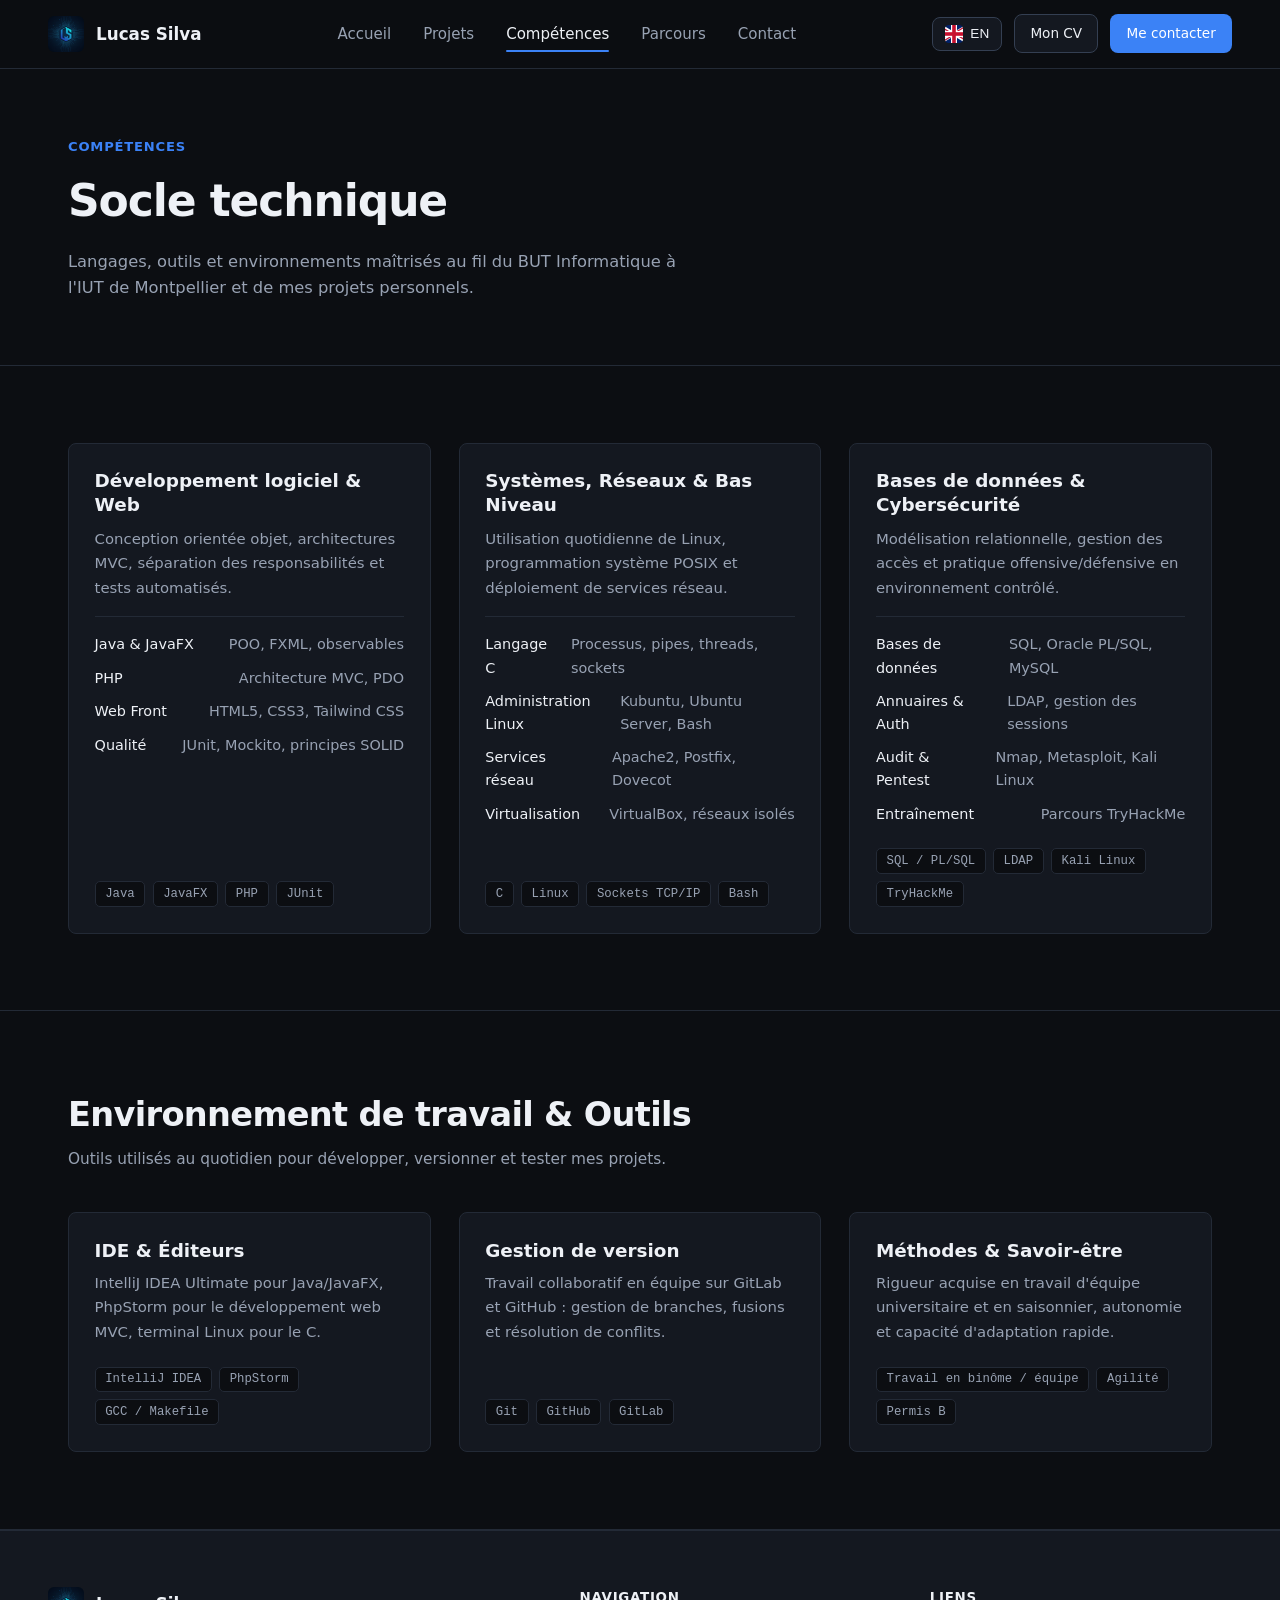
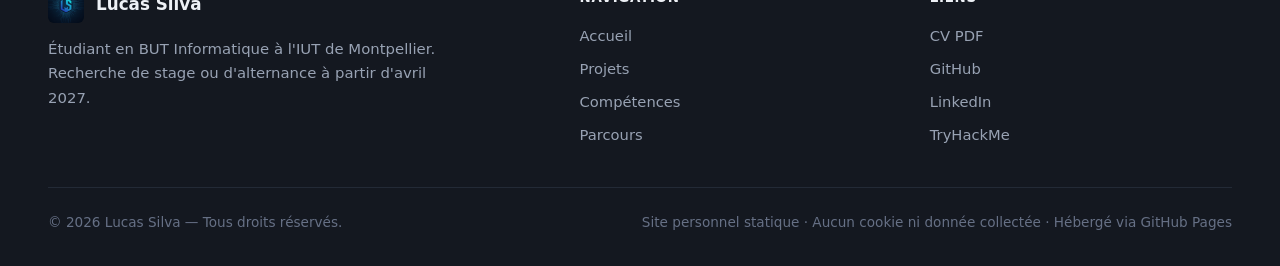
<file: competences.html>
<!DOCTYPE html>
<html lang="fr">
<head>
    <meta charset="UTF-8">
    <meta name="viewport" content="width=device-width, initial-scale=1.0">
    <title>Compétences — Lucas Silva</title>
    <link rel="stylesheet" href="css/base.css">
    <link rel="stylesheet" href="css/layout.css">
    <link rel="stylesheet" href="css/components.css">
</head>
<body>

<header class="site-header">
    <div class="header-inner">
        <a href="index.html" class="brand">
            <img src="images/logo.png" alt="LS" class="brand-logo">
            <span>Lucas Silva</span>
        </a>

        <nav aria-label="Menu principal">
            <button class="nav-toggle" id="nav-toggle" aria-expanded="false" aria-controls="nav-list">Menu</button>
            <ul class="nav-list" id="nav-list">
                <li><a href="index.html" class="nav-link">Accueil</a></li>
                <li><a href="projets.html" class="nav-link">Projets</a></li>
                <li><a href="competences.html" class="nav-link active">Compétences</a></li>
                <li><a href="parcours.html" class="nav-link">Parcours</a></li>
                <li><a href="index.html#contact" class="nav-link">Contact</a></li>
            </ul>
        </nav>

        <div class="header-actions">
            <button type="button" class="btn btn-secondary btn-sm lang-btn notranslate" id="lang-toggle" aria-label="Switch to English">
                <img src="images/lang-en.png" alt="" class="lang-icon" id="lang-icon">
                <span id="lang-label">EN</span>
            </button>
            <a href="cv/CV_Lucas_Silva.pdf" target="_blank" rel="noopener" class="btn btn-secondary btn-sm">Mon CV</a>
            <a href="index.html#contact" class="btn btn-primary btn-sm">Me contacter</a>
        </div>
    </div>
</header>

<main>
    <section class="page-header">
        <div class="container page-header-grid">
            <div>
                <span class="page-eyebrow">Compétences</span>
                <h1 class="page-title">Socle technique</h1>
                <p class="page-lead">
                    Langages, outils et environnements maîtrisés au fil du BUT Informatique à l'IUT de Montpellier et de mes projets personnels.
                </p>
            </div>
            <div class="thm-header-badge">
                <script src="https://tryhackme.com/badge/t/75ba41f1c29f93395820c5081fb241663e1952275211e1d7e1c3a57d1f6ab09540722ffd409aa26d749ceb808974cb67?theme=dark"></script>
            </div>
        </div>
    </section>

    <section class="section">
        <div class="container">
            <div class="skills-grid">
                <div class="skill-card">
                    <div>
                        <h2 class="project-title" style="margin-bottom: 0.6rem;">Développement logiciel &amp; Web</h2>
                        <p class="project-desc">
                            Conception orientée objet, architectures MVC, séparation des responsabilités et tests automatisés.
                        </p>
                        <ul class="skill-list">
                            <li><strong>Java &amp; JavaFX</strong><span>POO, FXML, observables</span></li>
                            <li><strong>PHP</strong><span>Architecture MVC, PDO</span></li>
                            <li><strong>Web Front</strong><span>HTML5, CSS3, Tailwind CSS</span></li>
                            <li><strong>Qualité</strong><span>JUnit, Mockito, principes SOLID</span></li>
                        </ul>
                    </div>
                    <div class="tags">
                        <span class="tag">Java</span>
                        <span class="tag">JavaFX</span>
                        <span class="tag">PHP</span>
                        <span class="tag">JUnit</span>
                    </div>
                </div>

                <div class="skill-card">
                    <div>
                        <h2 class="project-title" style="margin-bottom: 0.6rem;">Systèmes, Réseaux &amp; Bas Niveau</h2>
                        <p class="project-desc">
                            Utilisation quotidienne de Linux, programmation système POSIX et déploiement de services réseau.
                        </p>
                        <ul class="skill-list">
                            <li><strong>Langage C</strong><span>Processus, pipes, threads, sockets</span></li>
                            <li><strong>Administration Linux</strong><span>Kubuntu, Ubuntu Server, Bash</span></li>
                            <li><strong>Services réseau</strong><span>Apache2, Postfix, Dovecot</span></li>
                            <li><strong>Virtualisation</strong><span>VirtualBox, réseaux isolés</span></li>
                        </ul>
                    </div>
                    <div class="tags">
                        <span class="tag">C</span>
                        <span class="tag">Linux</span>
                        <span class="tag">Sockets TCP/IP</span>
                        <span class="tag">Bash</span>
                    </div>
                </div>

                <div class="skill-card">
                    <div>
                        <h2 class="project-title" style="margin-bottom: 0.6rem;">Bases de données &amp; Cybersécurité</h2>
                        <p class="project-desc">
                            Modélisation relationnelle, gestion des accès et pratique offensive/défensive en environnement contrôlé.
                        </p>
                        <ul class="skill-list">
                            <li><strong>Bases de données</strong><span>SQL, Oracle PL/SQL, MySQL</span></li>
                            <li><strong>Annuaires &amp; Auth</strong><span>LDAP, gestion des sessions</span></li>
                            <li><strong>Audit &amp; Pentest</strong><span>Nmap, Metasploit, Kali Linux</span></li>
                            <li><strong>Entraînement</strong><span>Parcours TryHackMe</span></li>
                        </ul>
                    </div>
                    <div class="tags">
                        <span class="tag">SQL / PL/SQL</span>
                        <span class="tag">LDAP</span>
                        <span class="tag">Kali Linux</span>
                        <span class="tag">TryHackMe</span>
                    </div>
                </div>
            </div>
        </div>
    </section>

    <section class="section">
        <div class="container">
            <div class="section-header">
                <div>
                    <h2 class="section-title">Environnement de travail &amp; Outils</h2>
                    <p class="section-desc">Outils utilisés au quotidien pour développer, versionner et tester mes projets.</p>
                </div>
            </div>

            <div class="skills-grid">
                <div class="skill-card">
                    <div>
                        <h3 class="project-title" style="margin-bottom: 0.5rem;">IDE &amp; Éditeurs</h3>
                        <p class="project-desc">IntelliJ IDEA Ultimate pour Java/JavaFX, PhpStorm pour le développement web MVC, terminal Linux pour le C.</p>
                    </div>
                    <div class="tags">
                        <span class="tag">IntelliJ IDEA</span>
                        <span class="tag">PhpStorm</span>
                        <span class="tag">GCC / Makefile</span>
                    </div>
                </div>

                <div class="skill-card">
                    <div>
                        <h3 class="project-title" style="margin-bottom: 0.5rem;">Gestion de version</h3>
                        <p class="project-desc">Travail collaboratif en équipe sur GitLab et GitHub : gestion de branches, fusions et résolution de conflits.</p>
                    </div>
                    <div class="tags">
                        <span class="tag">Git</span>
                        <span class="tag">GitHub</span>
                        <span class="tag">GitLab</span>
                    </div>
                </div>

                <div class="skill-card">
                    <div>
                        <h3 class="project-title" style="margin-bottom: 0.5rem;">Méthodes &amp; Savoir-être</h3>
                        <p class="project-desc">Rigueur acquise en travail d'équipe universitaire et en saisonnier, autonomie et capacité d'adaptation rapide.</p>
                    </div>
                    <div class="tags">
                        <span class="tag">Travail en binôme / équipe</span>
                        <span class="tag">Agilité</span>
                        <span class="tag">Permis B</span>
                    </div>
                </div>
            </div>
        </div>
    </section>
</main>

<footer class="site-footer">
    <div class="footer-inner">
        <div class="footer-top">
            <div>
                <a href="index.html" class="brand" style="margin-bottom: 0.9rem;">
                    <img src="images/logo.png" alt="LS" class="brand-logo">
                    <span>Lucas Silva</span>
                </a>
                <p class="project-desc" style="max-width: 42ch;">
                    Étudiant en BUT Informatique à l'IUT de Montpellier. Recherche de stage ou d'alternance à partir d'avril 2027.
                </p>
            </div>

            <div>
                <h4 class="footer-title">Navigation</h4>
                <ul class="footer-list">
                    <li><a href="index.html">Accueil</a></li>
                    <li><a href="projets.html">Projets</a></li>
                    <li><a href="competences.html">Compétences</a></li>
                    <li><a href="parcours.html">Parcours</a></li>
                </ul>
            </div>

            <div>
                <h4 class="footer-title">Liens</h4>
                <ul class="footer-list">
                    <li><a href="docs/CV_Lucas_Silva.pdf" target="_blank" rel="noopener">CV PDF</a></li>
                    <li><a href="https://github.com/lcsslv10" target="_blank" rel="noopener">GitHub</a></li>
                    <li><a href="https://www.linkedin.com/in/lucas-silva-329757350/" target="_blank" rel="noopener">LinkedIn</a></li>
                    <li><a href="https://tryhackme.com/p/lucasslv" target="_blank" rel="noopener">TryHackMe</a></li>
                </ul>
            </div>
        </div>

        <div class="footer-bottom">
            <span>&copy; 2026 Lucas Silva — Tous droits réservés.</span>
            <span>Site personnel statique · Aucun cookie ni donnée collectée · Hébergé via GitHub Pages</span>
        </div>
    </div>
</footer>

<script src="js/nav.js"></script>
<script src="js/lang.js"></script>
</body>
</html>
</file>
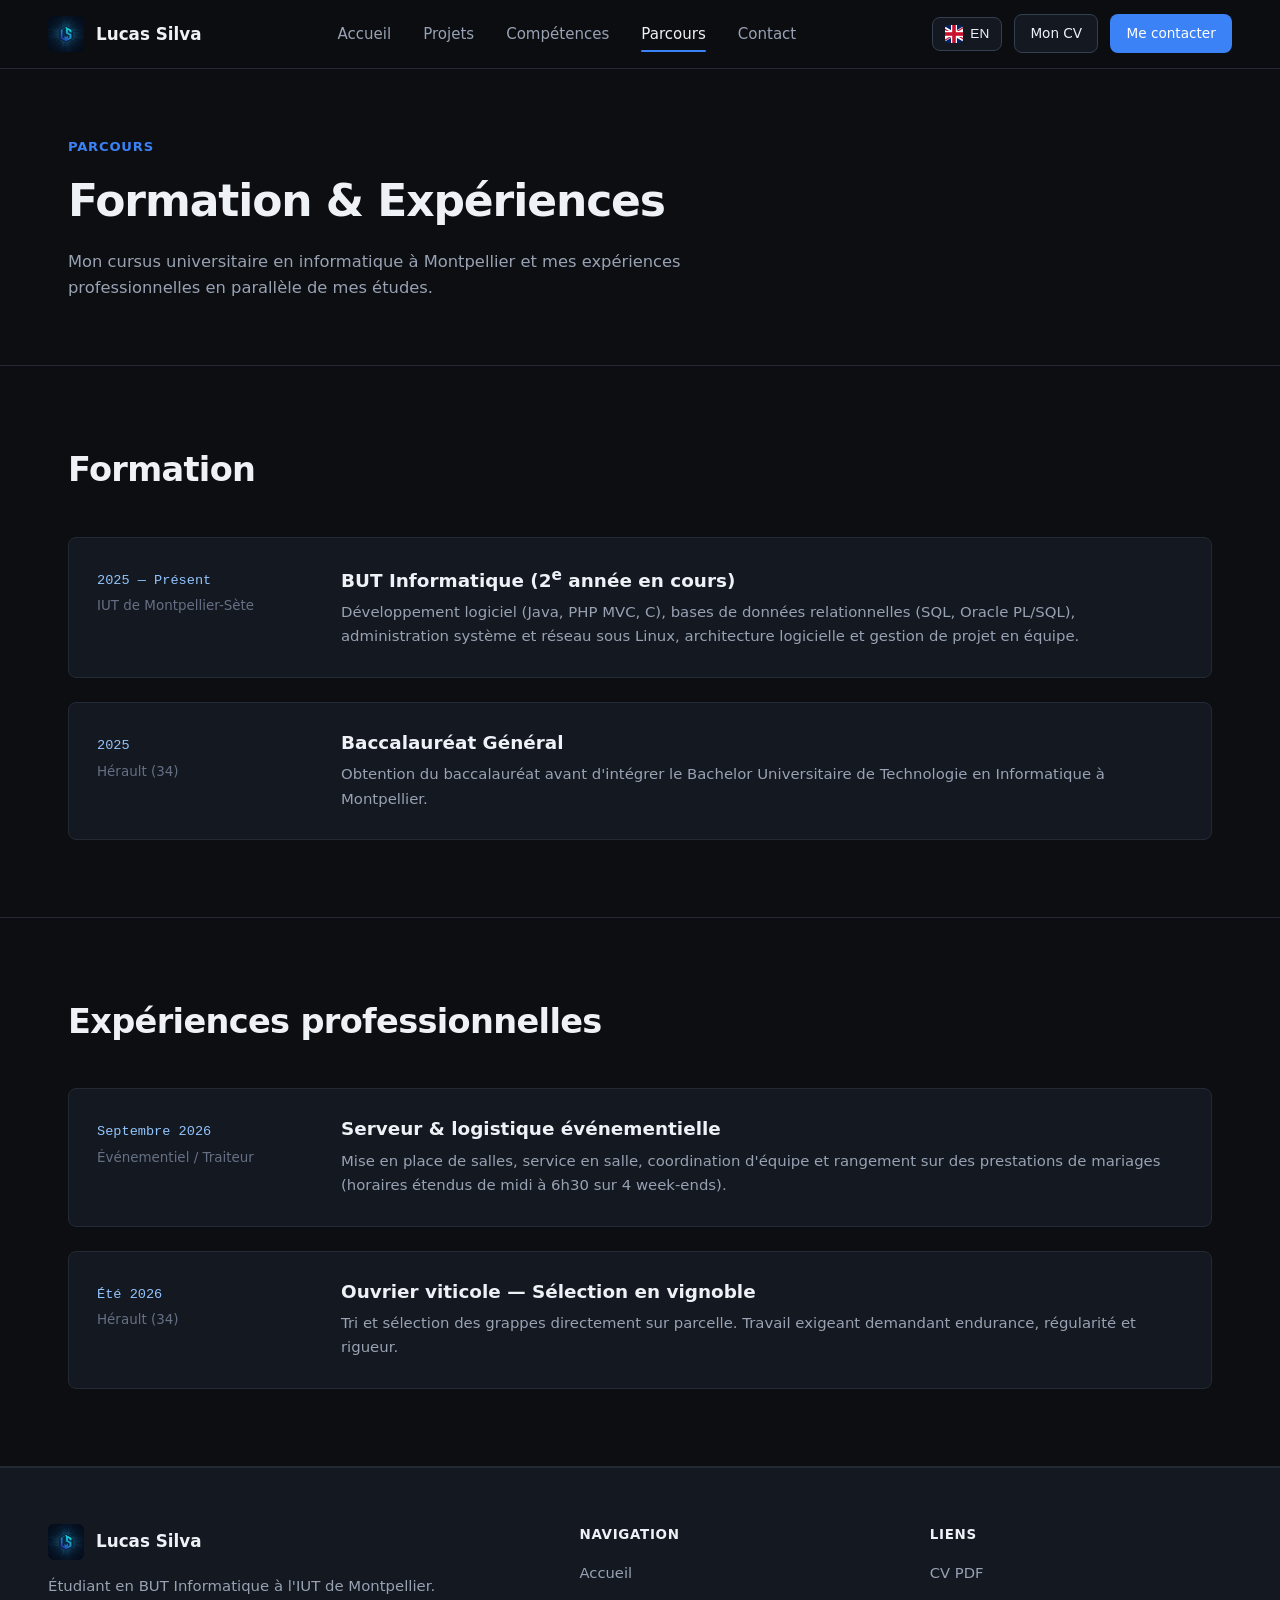
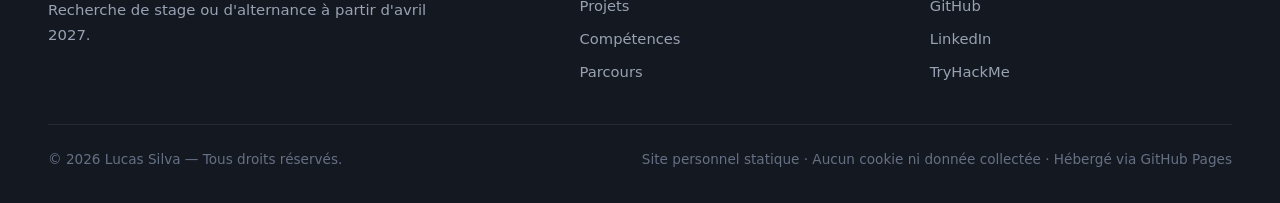
<file: parcours.html>
<!DOCTYPE html>
<html lang="fr">
<head>
    <meta charset="UTF-8">
    <meta name="viewport" content="width=device-width, initial-scale=1.0">
    <title>Parcours — Lucas Silva</title>
    <link rel="stylesheet" href="css/base.css">
    <link rel="stylesheet" href="css/layout.css">
    <link rel="stylesheet" href="css/components.css">
</head>
<body>

<header class="site-header">
    <div class="header-inner">
        <a href="index.html" class="brand">
            <img src="images/logo.png" alt="LS" class="brand-logo">
            <span>Lucas Silva</span>
        </a>

        <nav aria-label="Menu principal">
            <button class="nav-toggle" id="nav-toggle" aria-expanded="false" aria-controls="nav-list">Menu</button>
            <ul class="nav-list" id="nav-list">
                <li><a href="index.html" class="nav-link">Accueil</a></li>
                <li><a href="projets.html" class="nav-link">Projets</a></li>
                <li><a href="competences.html" class="nav-link">Compétences</a></li>
                <li><a href="parcours.html" class="nav-link active">Parcours</a></li>
                <li><a href="index.html#contact" class="nav-link">Contact</a></li>
            </ul>
        </nav>

        <div class="header-actions">
            <button type="button" class="btn btn-secondary btn-sm lang-btn notranslate" id="lang-toggle" aria-label="Switch to English">
                <img src="images/lang-en.png" alt="" class="lang-icon" id="lang-icon">
                <span id="lang-label">EN</span>
            </button>
            <a href="cv/CV_Lucas_Silva.pdf" target="_blank" rel="noopener" class="btn btn-secondary btn-sm">Mon CV</a>
            <a href="index.html#contact" class="btn btn-primary btn-sm">Me contacter</a>
        </div>
    </div>
</header>

<main>
    <section class="page-header">
        <div class="container">
            <span class="page-eyebrow">Parcours</span>
            <h1 class="page-title">Formation &amp; Expériences</h1>
            <p class="page-lead">
                Mon cursus universitaire en informatique à Montpellier et mes expériences professionnelles en parallèle de mes études.
            </p>
        </div>
    </section>

    <section class="section">
        <div class="container">
            <div class="section-header">
                <div>
                    <h2 class="section-title">Formation</h2>
                </div>
            </div>

            <div class="timeline">
                <div class="timeline-item">
                    <div>
                        <span class="timeline-date">2025 — Présent</span>
                        <span class="timeline-place">IUT de Montpellier-Sète</span>
                    </div>
                    <div>
                        <h3 class="project-title" style="margin-bottom: 0.45rem;">BUT Informatique (2<sup>e</sup> année en cours)</h3>
                        <p class="project-desc">
                            Développement logiciel (Java, PHP MVC, C), bases de données relationnelles (SQL, Oracle PL/SQL), administration système et réseau sous Linux, architecture logicielle et gestion de projet en équipe.
                        </p>
                    </div>
                </div>

                <div class="timeline-item">
                    <div>
                        <span class="timeline-date">2025</span>
                        <span class="timeline-place">Hérault (34)</span>
                    </div>
                    <div>
                        <h3 class="project-title" style="margin-bottom: 0.45rem;">Baccalauréat Général</h3>
                        <p class="project-desc">
                            Obtention du baccalauréat avant d'intégrer le Bachelor Universitaire de Technologie en Informatique à Montpellier.
                        </p>
                    </div>
                </div>
            </div>
        </div>
    </section>

    <section class="section">
        <div class="container">
            <div class="section-header">
                <div>
                    <h2 class="section-title">Expériences professionnelles</h2>
                </div>
            </div>

            <div class="timeline">
                <div class="timeline-item">
                    <div>
                        <span class="timeline-date">Septembre 2026</span>
                        <span class="timeline-place">Événementiel / Traiteur</span>
                    </div>
                    <div>
                        <h3 class="project-title" style="margin-bottom: 0.45rem;">Serveur &amp; logistique événementielle</h3>
                        <p class="project-desc">
                            Mise en place de salles, service en salle, coordination d'équipe et rangement sur des prestations de mariages (horaires étendus de midi à 6h30 sur 4 week-ends).
                        </p>
                    </div>
                </div>

                <div class="timeline-item">
                    <div>
                        <span class="timeline-date">Été 2026</span>
                        <span class="timeline-place">Hérault (34)</span>
                    </div>
                    <div>
                        <h3 class="project-title" style="margin-bottom: 0.45rem;">Ouvrier viticole — Sélection en vignoble</h3>
                        <p class="project-desc">
                            Tri et sélection des grappes directement sur parcelle. Travail exigeant demandant endurance, régularité et rigueur.
                        </p>
                    </div>
                </div>
            </div>
        </div>
    </section>
</main>

<footer class="site-footer">
    <div class="footer-inner">
        <div class="footer-top">
            <div>
                <a href="index.html" class="brand" style="margin-bottom: 0.9rem;">
                    <img src="images/logo.png" alt="LS" class="brand-logo">
                    <span>Lucas Silva</span>
                </a>
                <p class="project-desc" style="max-width: 42ch;">
                    Étudiant en BUT Informatique à l'IUT de Montpellier. Recherche de stage ou d'alternance à partir d'avril 2027.
                </p>
            </div>

            <div>
                <h4 class="footer-title">Navigation</h4>
                <ul class="footer-list">
                    <li><a href="index.html">Accueil</a></li>
                    <li><a href="projets.html">Projets</a></li>
                    <li><a href="competences.html">Compétences</a></li>
                    <li><a href="parcours.html">Parcours</a></li>
                </ul>
            </div>

            <div>
                <h4 class="footer-title">Liens</h4>
                <ul class="footer-list">
                    <li><a href="docs/CV_Lucas_Silva.pdf" target="_blank" rel="noopener">CV PDF</a></li>
                    <li><a href="https://github.com/lcsslv10" target="_blank" rel="noopener">GitHub</a></li>
                    <li><a href="https://www.linkedin.com/in/lucas-silva-329757350/" target="_blank" rel="noopener">LinkedIn</a></li>
                    <li><a href="https://tryhackme.com/p/lucasslv" target="_blank" rel="noopener">TryHackMe</a></li>
                </ul>
            </div>
        </div>

        <div class="footer-bottom">
            <span>&copy; 2026 Lucas Silva — Tous droits réservés.</span>
            <span>Site personnel statique · Aucun cookie ni donnée collectée · Hébergé via GitHub Pages</span>
        </div>
    </div>
</footer>

<script src="js/nav.js"></script>
<script src="js/lang.js"></script>
</body>
</html>
</file>
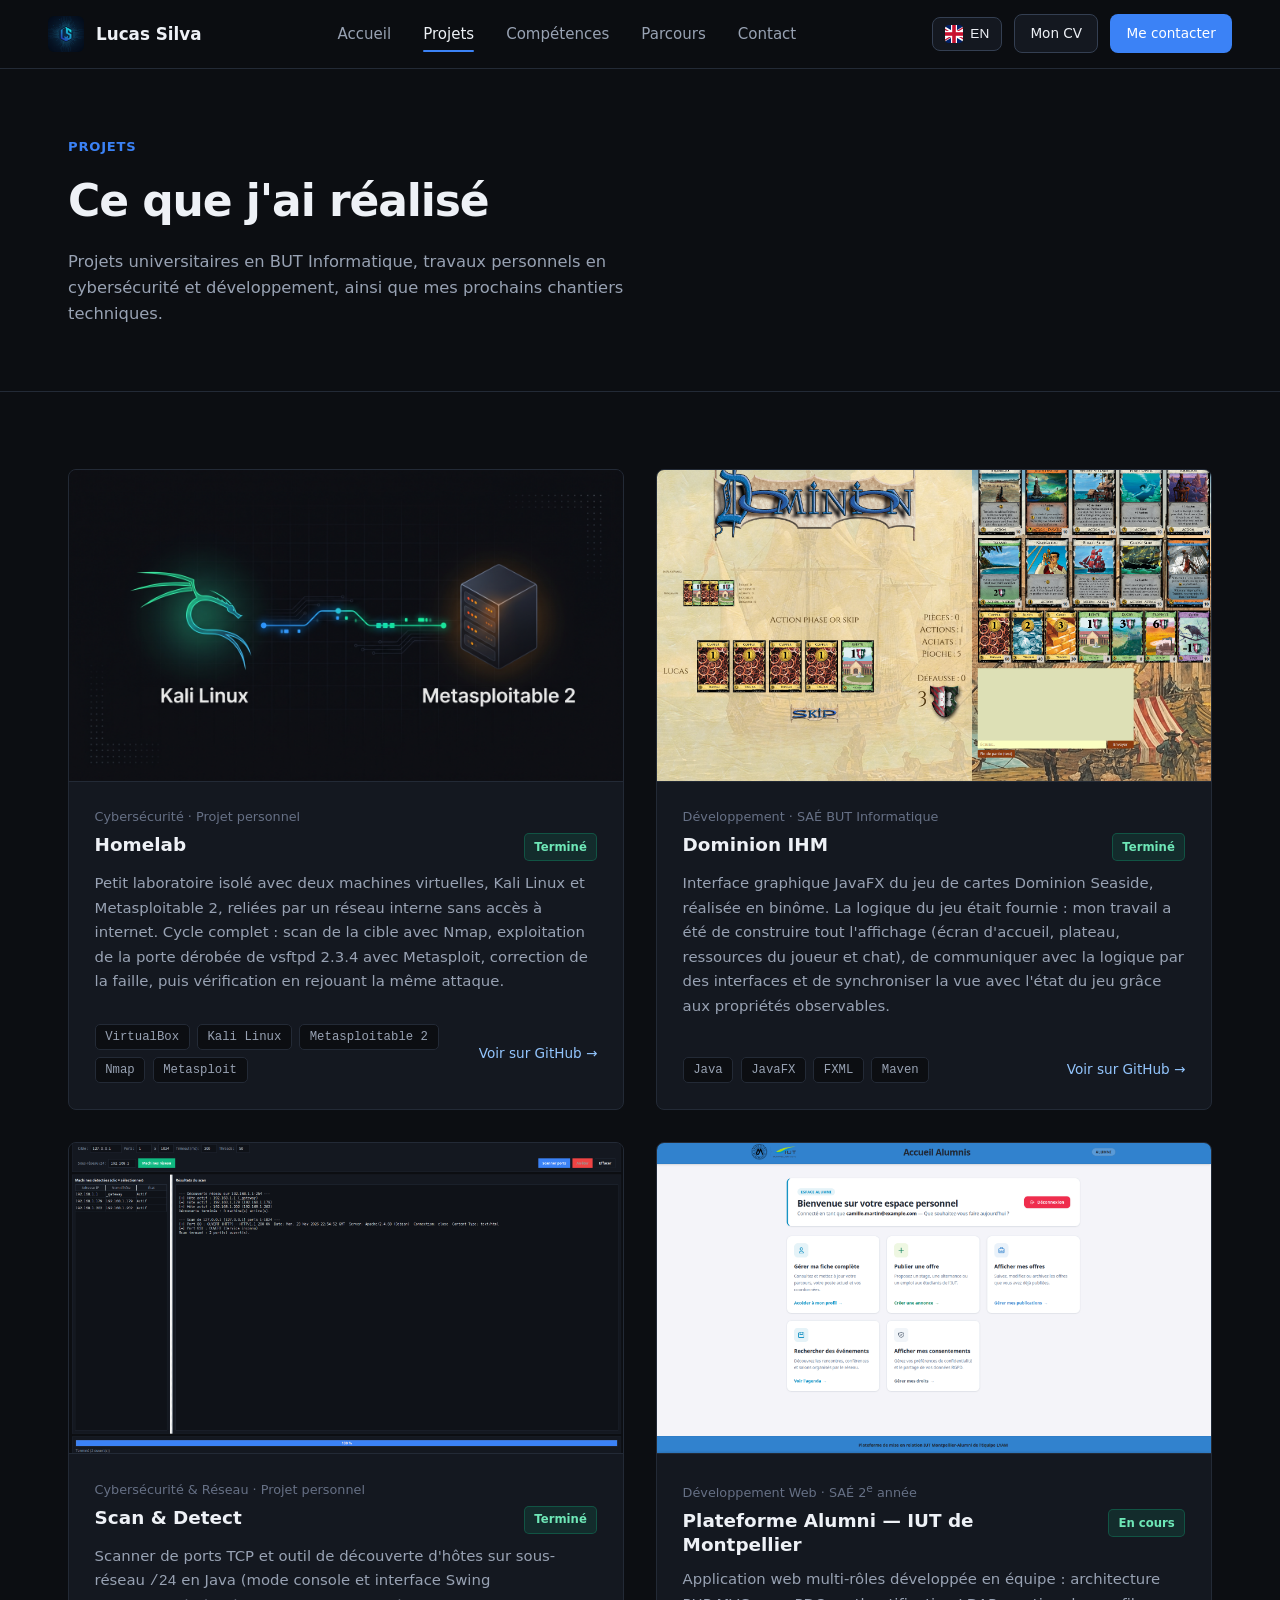
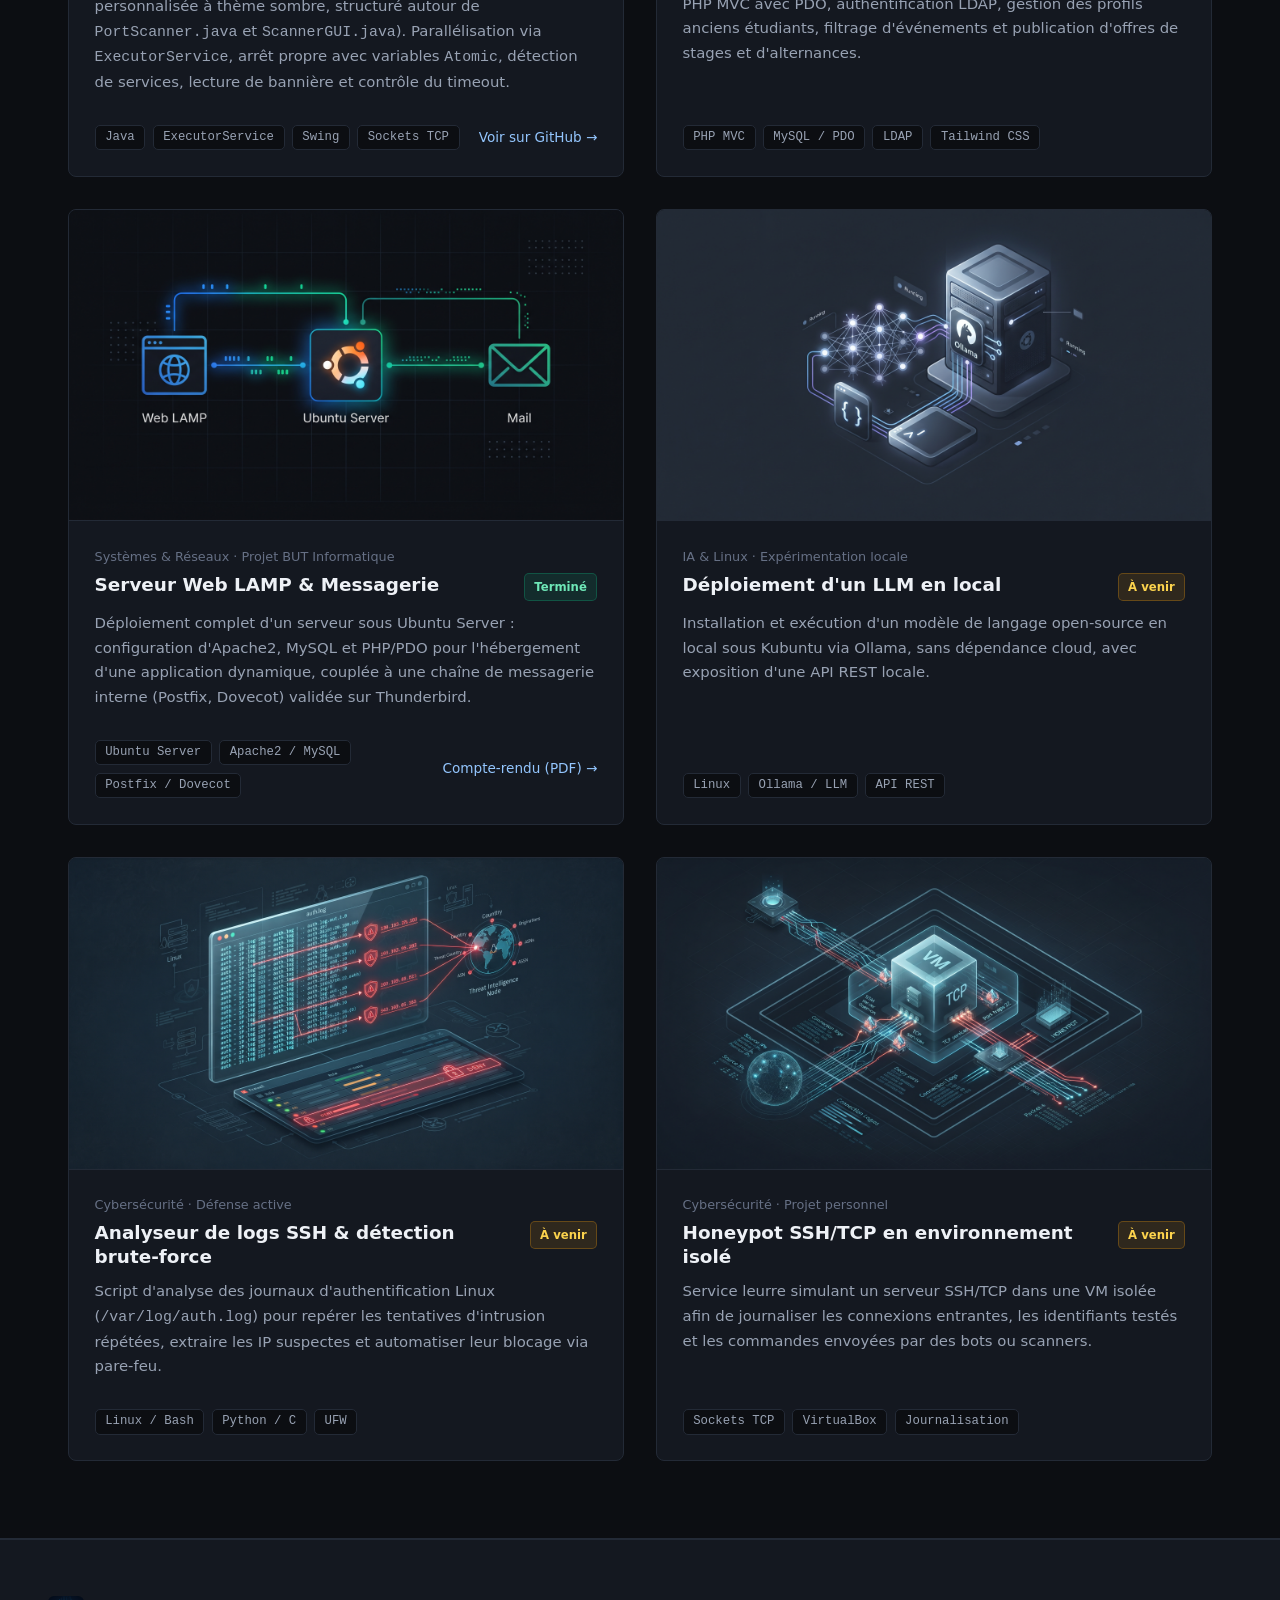
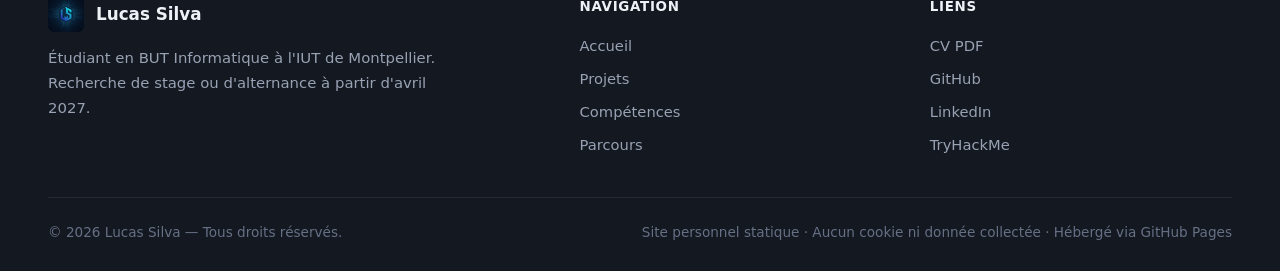
<file: projets.html>
<!DOCTYPE html>
<html lang="fr">
<head>
    <meta charset="UTF-8">
    <meta name="viewport" content="width=device-width, initial-scale=1.0">
    <title>Projets — Lucas Silva</title>
    <link rel="stylesheet" href="css/base.css">
    <link rel="stylesheet" href="css/layout.css">
    <link rel="stylesheet" href="css/components.css">
</head>
<body>

<header class="site-header">
    <div class="header-inner">
        <a href="index.html" class="brand">
            <img src="images/logo.png" alt="LS" class="brand-logo">
            <span>Lucas Silva</span>
        </a>

        <nav aria-label="Menu principal">
            <button class="nav-toggle" id="nav-toggle" aria-expanded="false" aria-controls="nav-list">Menu</button>
            <ul class="nav-list" id="nav-list">
                <li><a href="index.html" class="nav-link">Accueil</a></li>
                <li><a href="projets.html" class="nav-link active">Projets</a></li>
                <li><a href="competences.html" class="nav-link">Compétences</a></li>
                <li><a href="parcours.html" class="nav-link">Parcours</a></li>
                <li><a href="index.html#contact" class="nav-link">Contact</a></li>
            </ul>
        </nav>

        <div class="header-actions">
            <button type="button" class="btn btn-secondary btn-sm lang-btn notranslate" id="lang-toggle" aria-label="Switch to English">
                <img src="images/lang-en.png" alt="" class="lang-icon" id="lang-icon">
                <span id="lang-label">EN</span>
            </button>
            <a href="cv/CV_Lucas_Silva.pdf" target="_blank" rel="noopener" class="btn btn-secondary btn-sm">Mon CV</a>
            <a href="index.html#contact" class="btn btn-primary btn-sm">Me contacter</a>
        </div>
    </div>
</header>

<main>
    <section class="page-header">
        <div class="container">
            <span class="page-eyebrow">Projets</span>
            <h1 class="page-title">Ce que j'ai réalisé</h1>
            <p class="page-lead">
                Projets universitaires en BUT Informatique, travaux personnels en cybersécurité et développement, ainsi que mes prochains chantiers techniques.
            </p>
        </div>
    </section>

    <section class="section">
        <div class="container">
            <div class="projects-grid">
                <article class="project-card">
                    <div class="project-preview">
                        <img src="images/projets/homelab.jpg" alt="Homelab Kali Linux et Metasploitable 2">
                    </div>
                    <div class="project-body">
                        <div>
                            <p class="project-meta">Cybersécurité · Projet personnel</p>
                            <div class="project-header">
                                <h2 class="project-title">Homelab</h2>
                                <span class="badge-status badge-done">Terminé</span>
                            </div>
                            <p class="project-desc">
                                Petit laboratoire isolé avec deux machines virtuelles, Kali Linux et Metasploitable 2, reliées par un réseau interne sans accès à internet. Cycle complet : scan de la cible avec Nmap, exploitation de la porte dérobée de vsftpd 2.3.4 avec Metasploit, correction de la faille, puis vérification en rejouant la même attaque.
                            </p>
                        </div>
                        <div class="project-footer">
                            <div class="tags">
                                <span class="tag">VirtualBox</span>
                                <span class="tag">Kali Linux</span>
                                <span class="tag">Metasploitable 2</span>
                                <span class="tag">Nmap</span>
                                <span class="tag">Metasploit</span>
                            </div>
                            <a href="https://github.com/lcsslv10/homelab" target="_blank" rel="noopener" class="project-link">Voir sur GitHub &rarr;</a>
                        </div>
                    </div>
                </article>

                <article class="project-card">
                    <div class="project-preview">
                        <img src="images/projets/dominion.png" alt="Dominion IHM JavaFX">
                    </div>
                    <div class="project-body">
                        <div>
                            <p class="project-meta">Développement · SAÉ BUT Informatique</p>
                            <div class="project-header">
                                <h2 class="project-title">Dominion IHM</h2>
                                <span class="badge-status badge-done">Terminé</span>
                            </div>
                            <p class="project-desc">
                                Interface graphique JavaFX du jeu de cartes Dominion Seaside, réalisée en binôme. La logique du jeu était fournie : mon travail a été de construire tout l'affichage (écran d'accueil, plateau, ressources du joueur et chat), de communiquer avec la logique par des interfaces et de synchroniser la vue avec l'état du jeu grâce aux propriétés observables.
                            </p>
                        </div>
                        <div class="project-footer">
                            <div class="tags">
                                <span class="tag">Java</span>
                                <span class="tag">JavaFX</span>
                                <span class="tag">FXML</span>
                                <span class="tag">Maven</span>
                            </div>
                            <a href="https://github.com/lcsslv10/Dominion-IHM" target="_blank" rel="noopener" class="project-link">Voir sur GitHub &rarr;</a>
                        </div>
                    </div>
                </article>

                <article class="project-card">
                    <div class="project-preview">
                        <img src="images/projets/scanner.jpg" alt="Scan et Detect Java">
                    </div>
                    <div class="project-body">
                        <div>
                            <p class="project-meta">Cybersécurité &amp; Réseau · Projet personnel</p>
                            <div class="project-header">
                                <h2 class="project-title">Scan &amp; Detect</h2>
                                <span class="badge-status badge-done">Terminé</span>
                            </div>
                            <p class="project-desc">
                                Scanner de ports TCP et outil de découverte d'hôtes sur sous-réseau <code>/24</code> en Java (mode console et interface Swing personnalisée à thème sombre, structuré autour de <code>PortScanner.java</code> et <code>ScannerGUI.java</code>). Parallélisation via <code>ExecutorService</code>, arrêt propre avec variables <code>Atomic</code>, détection de services, lecture de bannière et contrôle du timeout.
                            </p>
                        </div>
                        <div class="project-footer">
                            <div class="tags">
                                <span class="tag">Java</span>
                                <span class="tag">ExecutorService</span>
                                <span class="tag">Swing</span>
                                <span class="tag">Sockets TCP</span>
                            </div>
                            <a href="https://github.com/lcsslv10/Scan-Detect" target="_blank" rel="noopener" class="project-link">Voir sur GitHub &rarr;</a>
                        </div>
                    </div>
                </article>

                <article class="project-card">
                    <div class="project-preview">
                        <img src="images/projets/alumni.png" alt="Plateforme Alumni IUT Montpellier">
                    </div>
                    <div class="project-body">
                        <div>
                            <p class="project-meta">Développement Web · SAÉ 2<sup>e</sup> année</p>
                            <div class="project-header">
                                <h2 class="project-title">Plateforme Alumni — IUT de Montpellier</h2>
                                <span class="badge-status badge-done">En cours</span>
                            </div>
                            <p class="project-desc">
                                Application web multi-rôles développée en équipe : architecture PHP MVC avec PDO, authentification LDAP, gestion des profils anciens étudiants, filtrage d'événements et publication d'offres de stages et d'alternances.
                            </p>
                        </div>
                        <div class="project-footer">
                            <div class="tags">
                                <span class="tag">PHP MVC</span>
                                <span class="tag">MySQL / PDO</span>
                                <span class="tag">LDAP</span>
                                <span class="tag">Tailwind CSS</span>
                            </div>
                        </div>
                    </div>
                </article>

                <article class="project-card">
                    <div class="project-preview">
                        <img src="images/projets/lamp.jpg" alt="Serveur LAMP et messagerie Ubuntu Server">
                    </div>
                    <div class="project-body">
                        <div>
                            <p class="project-meta">Systèmes &amp; Réseaux · Projet BUT Informatique</p>
                            <div class="project-header">
                                <h2 class="project-title">Serveur Web LAMP &amp; Messagerie</h2>
                                <span class="badge-status badge-done">Terminé</span>
                            </div>
                            <p class="project-desc">
                                Déploiement complet d'un serveur sous Ubuntu Server : configuration d'Apache2, MySQL et PHP/PDO pour l'hébergement d'une application dynamique, couplée à une chaîne de messagerie interne (Postfix, Dovecot) validée sur Thunderbird.
                            </p>
                        </div>
                        <div class="project-footer">
                            <div class="tags">
                                <span class="tag">Ubuntu Server</span>
                                <span class="tag">Apache2 / MySQL</span>
                                <span class="tag">Postfix / Dovecot</span>
                            </div>
                            <a href="docs/Infra_LAMP.pdf" target="_blank" rel="noopener" class="project-link">Compte-rendu (PDF) &rarr;</a>
                        </div>
                    </div>
                </article>

                <article class="project-card">
                    <div class="project-preview">
                        <img src="images/projets/llm.jpg" alt="LLM en local sous Linux">
                    </div>
                    <div class="project-body">
                        <div>
                            <p class="project-meta">IA &amp; Linux · Expérimentation locale</p>
                            <div class="project-header">
                                <h2 class="project-title">Déploiement d'un LLM en local</h2>
                                <span class="badge-status badge-soon">À venir</span>
                            </div>
                            <p class="project-desc">
                                Installation et exécution d'un modèle de langage open-source en local sous Kubuntu via Ollama, sans dépendance cloud, avec exposition d'une API REST locale.
                            </p>
                        </div>
                        <div class="project-footer">
                            <div class="tags">
                                <span class="tag">Linux</span>
                                <span class="tag">Ollama / LLM</span>
                                <span class="tag">API REST</span>
                            </div>
                        </div>
                    </div>
                </article>

                <article class="project-card">
                    <div class="project-preview">
                        <img src="images/projets/logs.jpg" alt="Analyseur de logs SSH">
                    </div>
                    <div class="project-body">
                        <div>
                            <p class="project-meta">Cybersécurité · Défense active</p>
                            <div class="project-header">
                                <h2 class="project-title">Analyseur de logs SSH &amp; détection brute-force</h2>
                                <span class="badge-status badge-soon">À venir</span>
                            </div>
                            <p class="project-desc">
                                Script d'analyse des journaux d'authentification Linux (<code>/var/log/auth.log</code>) pour repérer les tentatives d'intrusion répétées, extraire les IP suspectes et automatiser leur blocage via pare-feu.
                            </p>
                        </div>
                        <div class="project-footer">
                            <div class="tags">
                                <span class="tag">Linux / Bash</span>
                                <span class="tag">Python / C</span>
                                <span class="tag">UFW</span>
                            </div>
                        </div>
                    </div>
                </article>

                <article class="project-card">
                    <div class="project-preview">
                        <img src="images/projets/honeypot.jpg" alt="Honeypot SSH TCP">
                    </div>
                    <div class="project-body">
                        <div>
                            <p class="project-meta">Cybersécurité · Projet personnel</p>
                            <div class="project-header">
                                <h2 class="project-title">Honeypot SSH/TCP en environnement isolé</h2>
                                <span class="badge-status badge-soon">À venir</span>
                            </div>
                            <p class="project-desc">
                                Service leurre simulant un serveur SSH/TCP dans une VM isolée afin de journaliser les connexions entrantes, les identifiants testés et les commandes envoyées par des bots ou scanners.
                            </p>
                        </div>
                        <div class="project-footer">
                            <div class="tags">
                                <span class="tag">Sockets TCP</span>
                                <span class="tag">VirtualBox</span>
                                <span class="tag">Journalisation</span>
                            </div>
                        </div>
                    </div>
                </article>
            </div>
        </div>
    </section>
</main>

<footer class="site-footer">
    <div class="footer-inner">
        <div class="footer-top">
            <div>
                <a href="index.html" class="brand" style="margin-bottom: 0.9rem;">
                    <img src="images/logo.png" alt="LS" class="brand-logo">
                    <span>Lucas Silva</span>
                </a>
                <p class="project-desc" style="max-width: 42ch;">
                    Étudiant en BUT Informatique à l'IUT de Montpellier. Recherche de stage ou d'alternance à partir d'avril 2027.
                </p>
            </div>

            <div>
                <h4 class="footer-title">Navigation</h4>
                <ul class="footer-list">
                    <li><a href="index.html">Accueil</a></li>
                    <li><a href="projets.html">Projets</a></li>
                    <li><a href="competences.html">Compétences</a></li>
                    <li><a href="parcours.html">Parcours</a></li>
                </ul>
            </div>

            <div>
                <h4 class="footer-title">Liens</h4>
                <ul class="footer-list">
                    <li><a href="docs/CV_Lucas_Silva.pdf" target="_blank" rel="noopener">CV PDF</a></li>
                    <li><a href="https://github.com/lcsslv10" target="_blank" rel="noopener">GitHub</a></li>
                    <li><a href="https://www.linkedin.com/in/lucas-silva-329757350/" target="_blank" rel="noopener">LinkedIn</a></li>
                    <li><a href="https://tryhackme.com/p/lucasslv" target="_blank" rel="noopener">TryHackMe</a></li>
                </ul>
            </div>
        </div>

        <div class="footer-bottom">
            <span>&copy; 2026 Lucas Silva — Tous droits réservés.</span>
            <span>Site personnel statique · Aucun cookie ni donnée collectée · Hébergé via GitHub Pages</span>
        </div>
    </div>
</footer>

<script src="js/nav.js"></script>
<script src="js/lang.js"></script>
</body>
</html>
</file>
<file: css/base.css>
:root {
    --bg: #0c0e12;
    --surface: #141820;
    --surface-hover: #1a202b;
    --border: #232a36;
    --border-light: #343f52;
    --text: #eef1f6;
    --text-muted: #98a2b3;
    --text-dim: #667085;
    --accent: #3b82f6;
    --accent-dark: #2563eb;
    --max-width: 1240px;
    --gutter: clamp(1.25rem, 4vw, 3rem);
    --radius: 8px;
}

*,
*::before,
*::after {
    box-sizing: border-box;
    margin: 0;
    padding: 0;
}

html {
    scroll-behavior: smooth;
    background-color: var(--bg);
    color: var(--text);
    font-family: system-ui, -apple-system, BlinkMacSystemFont, "Segoe UI", Roboto, sans-serif;
    line-height: 1.6;
}

body {
    min-height: 100vh;
    display: flex;
    flex-direction: column;
    overflow-x: hidden;
}

main {
    flex: 1;
}

a {
    color: inherit;
    text-decoration: none;
}

img {
    display: block;
    max-width: 100%;
}

ul {
    list-style: none;
}
</file>
<file: css/layout.css>
.container {
    width: 100%;
    max-width: var(--max-width);
    margin-inline: auto;
    padding-inline: var(--gutter);
}

.site-header {
    position: sticky;
    top: 0;
    z-index: 100;
    width: 100%;
    background: rgba(12, 14, 18, 0.94);
    backdrop-filter: blur(10px);
    border-bottom: 1px solid var(--border);
}

.header-inner {
    width: 100%;
    padding: 0.9rem var(--gutter);
    display: flex;
    align-items: center;
    justify-content: space-between;
    gap: 1.5rem;
}

.brand {
    display: inline-flex;
    align-items: center;
    gap: 0.75rem;
    font-weight: 700;
    font-size: 1.05rem;
    flex-shrink: 0;
}

.brand-logo {
    height: 36px;
    width: 36px;
    object-fit: contain;
    border-radius: 6px;
}

.nav-list {
    display: flex;
    align-items: center;
    gap: 2rem;
}

.nav-link {
    position: relative;
    display: inline-block;
    padding-block: 0.35rem;
    font-size: 0.94rem;
    color: var(--text-muted);
    transition: color 0.2s ease;
}

.nav-link::after {
    content: "";
    position: absolute;
    left: 0;
    bottom: 0;
    width: 100%;
    height: 2px;
    background-color: var(--accent);
    border-radius: 2px;
    transform: scaleX(0);
    transform-origin: left;
    transition: transform 0.25s ease;
}

.nav-link:hover,
.nav-link.active {
    color: var(--text);
}

.nav-link:hover::after,
.nav-link.active::after {
    transform: scaleX(1);
}

.header-actions {
    display: flex;
    align-items: center;
    gap: 0.75rem;
    flex-shrink: 0;
}

.nav-toggle {
    display: none;
    background: var(--surface);
    border: 1px solid var(--border-light);
    color: var(--text);
    padding: 0.45rem 0.75rem;
    border-radius: var(--radius);
    cursor: pointer;
}

.hero {
    padding-block: clamp(3.5rem, 6.5vw, 6rem);
    border-bottom: 1px solid var(--border);
}

.hero-grid {
    display: grid;
    grid-template-columns: minmax(0, 1.35fr) minmax(0, 0.85fr);
    align-items: center;
    gap: clamp(2rem, 5vw, 4.5rem);
}

.section {
    padding-block: clamp(3.5rem, 6vw, 5.5rem);
    border-bottom: 1px solid var(--border);
}

.section-header {
    display: flex;
    flex-wrap: wrap;
    align-items: flex-end;
    justify-content: space-between;
    gap: 1.5rem;
    margin-bottom: 2.5rem;
}

.section-title {
    font-size: clamp(1.6rem, 2.8vw, 2.1rem);
    font-weight: 700;
    letter-spacing: -0.02em;
}

.section-desc {
    color: var(--text-muted);
    font-size: 0.96rem;
    margin-top: 0.35rem;
}

.projects-grid {
    display: grid;
    grid-template-columns: repeat(2, minmax(0, 1fr));
    gap: 2rem;
    align-items: stretch;
}

.skills-grid {
    display: grid;
    grid-template-columns: repeat(3, minmax(0, 1fr));
    gap: 1.75rem;
    align-items: stretch;
}

.contact-grid {
    display: grid;
    grid-template-columns: minmax(0, 1fr) minmax(0, 1.2fr);
    gap: clamp(2rem, 5vw, 4rem);
    align-items: start;
}

.site-footer {
    width: 100%;
    background: var(--surface);
    border-top: 1px solid var(--border);
}

.footer-inner {
    width: 100%;
    padding: 3.5rem var(--gutter) 2rem;
}

.footer-top {
    display: grid;
    grid-template-columns: 1.6fr 1fr 1fr;
    gap: 3rem;
    padding-bottom: 2.5rem;
    border-bottom: 1px solid var(--border);
}

.footer-bottom {
    padding-top: 1.5rem;
    display: flex;
    flex-wrap: wrap;
    justify-content: space-between;
    gap: 1rem;
    font-size: 0.85rem;
    color: var(--text-dim);
}

@media (max-width: 920px) {
    .hero-grid,
    .projects-grid,
    .skills-grid,
    .contact-grid,
    .footer-top {
        grid-template-columns: 1fr;
    }

    .nav-list {
        display: none;
        position: absolute;
        top: 100%;
        left: 0;
        right: 0;
        background: var(--surface);
        border-bottom: 1px solid var(--border);
        flex-direction: column;
        align-items: flex-start;
        padding: 1.25rem var(--gutter);
        gap: 1rem;
    }

    .nav-list.open {
        display: flex;
    }

    .nav-toggle {
        display: inline-block;
    }
}
</file>
<file: css/components.css>
.btn {
    display: inline-flex;
    align-items: center;
    justify-content: center;
    padding: 0.7rem 1.3rem;
    border-radius: var(--radius);
    font-size: 0.92rem;
    font-weight: 500;
    cursor: pointer;
    border: 1px solid transparent;
    transition: background-color 0.15s ease, border-color 0.15s ease;
}

.btn-primary {
    background: var(--accent);
    color: #ffffff;
}

.btn-primary:hover {
    background: var(--accent-dark);
}

.btn-secondary {
    background: var(--surface);
    color: var(--text);
    border-color: var(--border-light);
}

.btn-secondary:hover {
    background: var(--surface-hover);
}

.btn-sm {
    padding: 0.48rem 0.95rem;
    font-size: 0.85rem;
}

.hero-tag {
    display: inline-flex;
    align-items: center;
    gap: 0.6rem;
    font-size: 0.84rem;
    font-weight: 500;
    color: #6ee7b7;
    background: rgba(16, 185, 129, 0.12);
    border: 1px solid rgba(16, 185, 129, 0.28);
    padding: 0.38rem 0.9rem;
    border-radius: 999px;
    margin-bottom: 1.25rem;
}

.status-dot {
    width: 8px;
    height: 8px;
    border-radius: 50%;
    background-color: #10b981;
    box-shadow: 0 0 0 0 rgba(16, 185, 129, 0.7);
    animation: pulse-green 2s infinite;
    flex-shrink: 0;
}

@keyframes pulse-green {
    0% {
        box-shadow: 0 0 0 0 rgba(16, 185, 129, 0.65);
    }
    70% {
        box-shadow: 0 0 0 7px rgba(16, 185, 129, 0);
    }
    100% {
        box-shadow: 0 0 0 0 rgba(16, 185, 129, 0);
    }
}

.hero-title {
    font-size: clamp(2.1rem, 4.2vw, 3.05rem);
    font-weight: 700;
    line-height: 1.15;
    letter-spacing: -0.025em;
    margin-bottom: 1.2rem;
}

.hero-text {
    color: var(--text-muted);
    font-size: 1.04rem;
    max-width: 58ch;
    margin-bottom: 2rem;
}

.hero-actions {
    display: flex;
    flex-wrap: wrap;
    gap: 0.9rem;
    margin-bottom: 2.5rem;
}

.hero-infos {
    display: grid;
    grid-template-columns: repeat(3, minmax(0, 1fr));
    gap: 1.5rem;
    padding-top: 1.5rem;
    border-top: 1px solid var(--border);
}

.hero-info-label {
    display: block;
    font-size: 0.8rem;
    color: var(--text-dim);
    margin-bottom: 0.2rem;
}

.hero-info-value {
    font-size: 0.93rem;
    font-weight: 600;
}

.photo-card {
    background: var(--surface);
    border: 1px solid var(--border);
    border-radius: var(--radius);
    padding: 1.1rem;
    max-width: 420px;
    width: 100%;
    margin-inline: auto;
}

.photo-frame {
    width: 100%;
    aspect-ratio: 1 / 1;
    border-radius: 6px;
    overflow: hidden;
    background: var(--bg);
}

.photo-frame img {
    width: 100%;
    height: 100%;
    object-fit: cover;
}

.project-card {
    background: var(--surface);
    border: 1px solid var(--border);
    border-radius: var(--radius);
    overflow: hidden;
    display: flex;
    flex-direction: column;
    height: 100%;
    transition: border-color 0.15s ease;
}

.project-card:hover {
    border-color: var(--border-light);
}

.project-preview {
    width: 100%;
    aspect-ratio: 16 / 9;
    background: #090b0e;
    border-bottom: 1px solid var(--border);
    overflow: hidden;
    flex-shrink: 0;
}

.project-preview img {
    width: 100%;
    height: 100%;
    object-fit: cover;
}

.project-body {
    padding: 1.6rem;
    display: flex;
    flex-direction: column;
    justify-content: space-between;
    flex: 1;
    gap: 1.4rem;
}

.project-header {
    display: flex;
    align-items: flex-start;
    justify-content: space-between;
    gap: 0.85rem;
    margin-bottom: 0.65rem;
}

.project-title {
    font-size: 1.15rem;
    font-weight: 600;
    line-height: 1.3;
}

.project-desc {
    color: var(--text-muted);
    font-size: 0.93rem;
    line-height: 1.65;
}

.badge-status {
    font-size: 0.73rem;
    font-weight: 600;
    padding: 0.22rem 0.6rem;
    border-radius: 5px;
    white-space: nowrap;
    flex-shrink: 0;
}

.badge-done {
    background: rgba(16, 185, 129, 0.12);
    color: #6ee7b7;
    border: 1px solid rgba(16, 185, 129, 0.28);
}

.badge-soon {
    background: rgba(245, 158, 11, 0.12);
    color: #fcd34d;
    border: 1px solid rgba(245, 158, 11, 0.28);
}

.project-footer {
    display: flex;
    align-items: center;
    justify-content: space-between;
    gap: 0.85rem;
    padding-top: 0.5rem;
}

.project-link {
    font-size: 0.85rem;
    font-weight: 500;
    color: #93c5fd;
    white-space: nowrap;
    flex-shrink: 0;
}

.project-link:hover {
    text-decoration: underline;
}

.skill-card {
    background: var(--surface);
    border: 1px solid var(--border);
    border-radius: var(--radius);
    padding: 1.6rem;
    display: flex;
    flex-direction: column;
    justify-content: space-between;
    gap: 1.4rem;
    height: 100%;
}

.tags {
    display: flex;
    flex-wrap: wrap;
    align-items: flex-start;
    align-content: flex-start;
    gap: 0.45rem;
}

.tag {
    display: inline-flex;
    align-items: center;
    height: fit-content;
    line-height: 1.2;
    font-family: ui-monospace, SFMono-Regular, Menlo, Monaco, Consolas, monospace;
    font-size: 0.77rem;
    padding: 0.28rem 0.6rem;
    border-radius: 5px;
    background: var(--bg);
    border: 1px solid var(--border);
    color: var(--text-muted);
}

.contact-box {
    background: var(--surface);
    border: 1px solid var(--border);
    border-radius: var(--radius);
    padding: 1.85rem;
}

.contact-items {
    display: flex;
    flex-direction: column;
    gap: 0.9rem;
    margin-top: 1.4rem;
}

.contact-row {
    display: flex;
    align-items: center;
    justify-content: space-between;
    gap: 1rem;
    padding: 0.95rem 1.1rem;
    background: var(--bg);
    border: 1px solid var(--border);
    border-radius: 6px;
}

.contact-row-label {
    display: block;
    font-size: 0.78rem;
    color: var(--text-dim);
}

.contact-row-value {
    font-size: 0.91rem;
    font-weight: 500;
    word-break: break-word;
}

.form-field {
    display: flex;
    flex-direction: column;
    gap: 0.4rem;
    margin-bottom: 1.15rem;
}

.form-label {
    font-size: 0.86rem;
    color: var(--text-muted);
}

.form-input,
.form-textarea {
    width: 100%;
    padding: 0.72rem 0.9rem;
    background: var(--bg);
    border: 1px solid var(--border-light);
    border-radius: 6px;
    color: var(--text);
    font-family: inherit;
    font-size: 0.94rem;
}

.form-input:focus,
.form-textarea:focus {
    outline: none;
    border-color: var(--accent);
}

.form-textarea {
    min-height: 125px;
    resize: vertical;
}

.footer-title {
    font-size: 0.84rem;
    font-weight: 600;
    text-transform: uppercase;
    letter-spacing: 0.05em;
    margin-bottom: 1rem;
}

.footer-list {
    display: flex;
    flex-direction: column;
    gap: 0.6rem;
    font-size: 0.92rem;
    color: var(--text-muted);
}

.footer-list a:hover {
    color: var(--text);
}

@media (max-width: 640px) {
    .hero-infos {
        grid-template-columns: 1fr;
        gap: 1rem;
    }

    .header-actions .btn-secondary {
        display: none;
    }
}

.page-header {
    padding-block: clamp(3rem, 5vw, 4.5rem);
    border-bottom: 1px solid var(--border);
}

.page-eyebrow {
    display: inline-block;
    font-size: 0.82rem;
    font-weight: 600;
    text-transform: uppercase;
    letter-spacing: 0.06em;
    color: var(--accent);
    margin-bottom: 0.6rem;
}

.page-title {
    font-size: clamp(2rem, 3.8vw, 2.75rem);
    font-weight: 700;
    letter-spacing: -0.025em;
    margin-bottom: 0.75rem;
}

.page-lead {
    color: var(--text-muted);
    font-size: 1.02rem;
    max-width: 62ch;
}

.project-meta {
    font-size: 0.8rem;
    color: var(--text-dim);
    margin-bottom: 0.35rem;
}

.skill-list {
    display: flex;
    flex-direction: column;
    gap: 0.65rem;
    margin-top: 1rem;
    padding-top: 1rem;
    border-top: 1px solid var(--border);
    font-size: 0.9rem;
    color: var(--text-muted);
}

.skill-list li {
    display: flex;
    justify-content: space-between;
    gap: 1rem;
}

.skill-list strong {
    color: var(--text);
    font-weight: 500;
}

.timeline {
    display: flex;
    flex-direction: column;
    gap: 1.5rem;
}

.timeline-item {
    background: var(--surface);
    border: 1px solid var(--border);
    border-radius: var(--radius);
    padding: 1.75rem;
    display: grid;
    grid-template-columns: 220px 1fr;
    gap: 1.5rem;
}

.timeline-date {
    font-family: ui-monospace, SFMono-Regular, Menlo, Monaco, Consolas, monospace;
    font-size: 0.85rem;
    color: #93c5fd;
}

.timeline-place {
    display: block;
    font-size: 0.84rem;
    color: var(--text-dim);
    margin-top: 0.25rem;
}

@media (max-width: 768px) {
    .timeline-item {
        grid-template-columns: 1fr;
        gap: 0.75rem;
    }
}

.btn {
    transition: background-color 0.2s ease, border-color 0.2s ease, transform 0.15s ease;
}

.btn:hover {
    transform: translateY(-1px);
}

.btn:active {
    transform: translateY(0);
}

.project-card,
.skill-card,
.timeline-item {
    transition: border-color 0.2s ease, transform 0.2s ease, box-shadow 0.2s ease;
}

.project-card:hover,
.skill-card:hover,
.timeline-item:hover {
    border-color: var(--border-light);
    transform: translateY(-3px);
    box-shadow: 0 10px 28px rgba(0, 0, 0, 0.28);
}

.project-preview img {
    transition: transform 0.35s ease;
}

.project-card:hover .project-preview img {
    transform: scale(1.03);
}

.page-header-grid {
    display: flex;
    align-items: center;
    justify-content: space-between;
    flex-wrap: wrap;
    gap: 2rem;
}

.thm-header-badge {
    flex-shrink: 0;
}

.thm-header-badge iframe {
    display: block;
    width: 329px;
    height: 88px;
    border: none;
    border-radius: 8px;
}

.lang-btn {
    display: inline-flex;
    align-items: center;
    gap: 0.45rem;
    padding: 0.45rem 0.75rem;
}

.lang-icon {
    width: 18px;
    height: 18px;
    border-radius: 4px;
    object-fit: cover;
    flex-shrink: 0;
}

#vanta-hero {
    position: relative;
    overflow: hidden;
    background: transparent;
}

#vanta-hero::after {
    content: "";
    position: absolute;
    inset: 0;
    background: linear-gradient(
            90deg,
            rgba(11, 14, 20, 0.58) 0%,
            rgba(11, 14, 20, 0.42) 55%,
            rgba(11, 14, 20, 0.18) 100%
    );
    pointer-events: none;
    z-index: 1;
}

#vanta-hero > .container {
    position: relative;
    z-index: 2;
}

#vanta-hero .vanta-wrapper {
    z-index: 0 !important;
}
</file>
